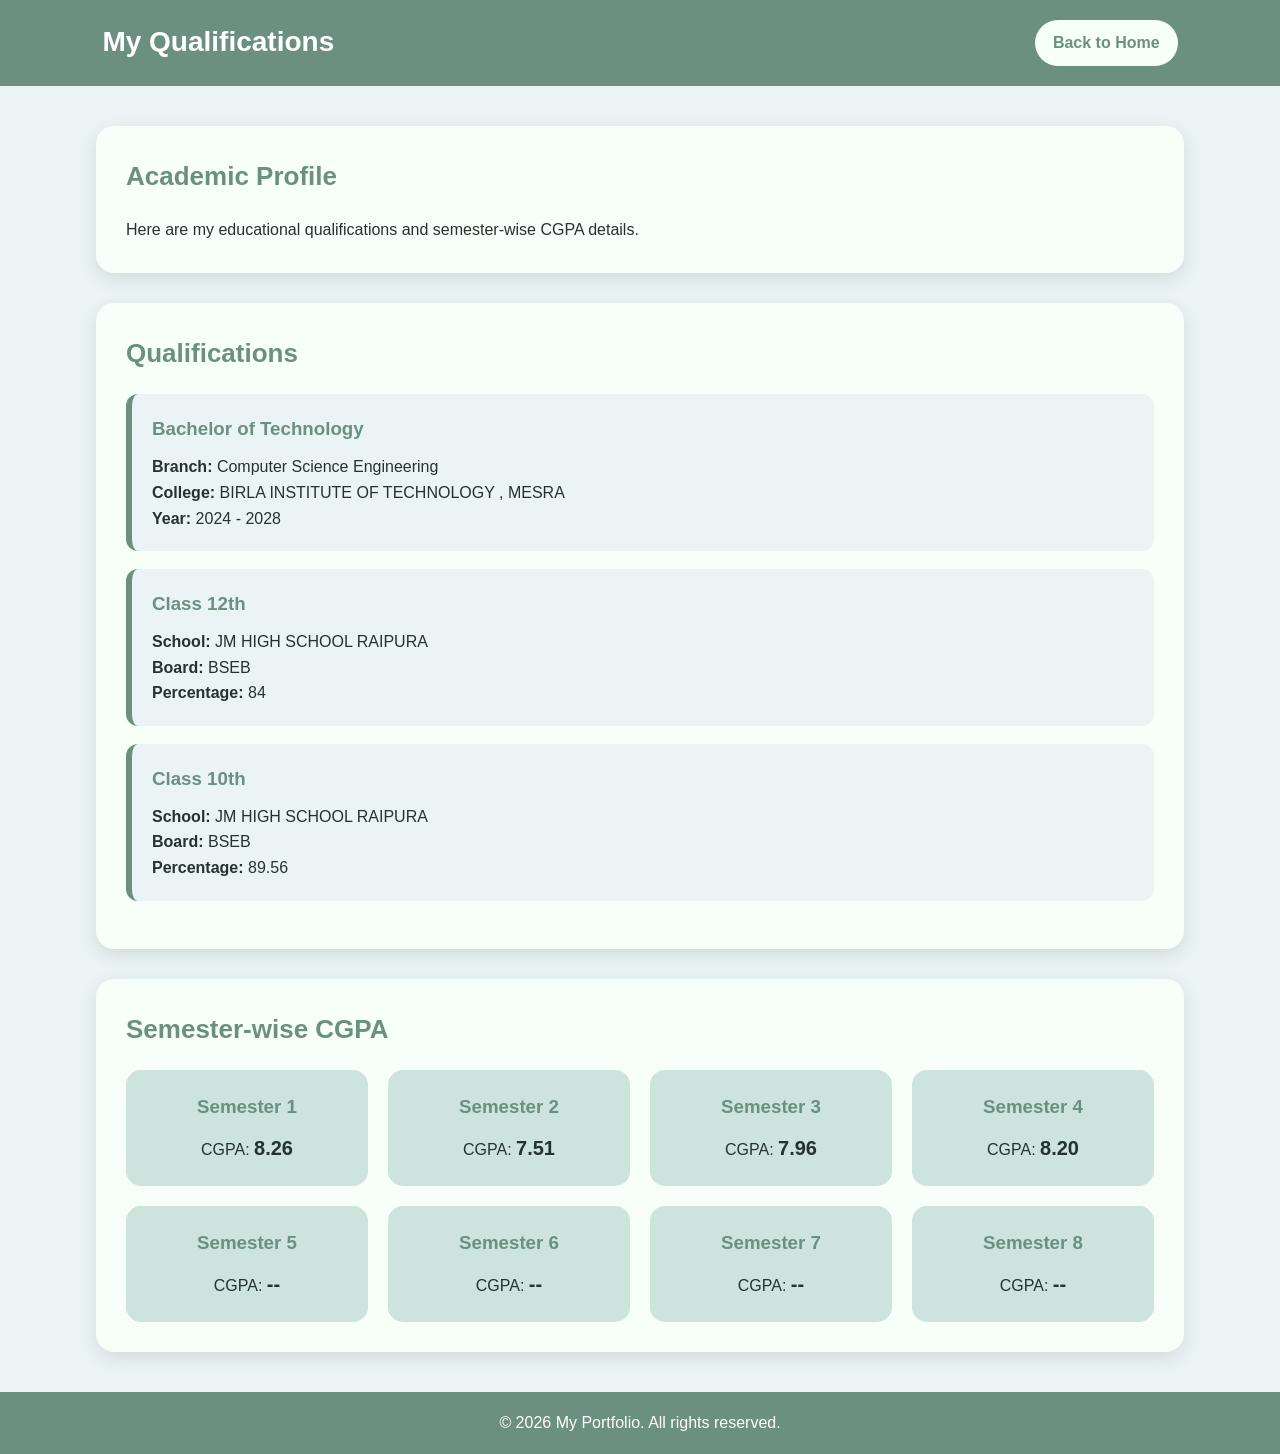
<file: Qualifications/qualification.html>
<!DOCTYPE html>
<html lang="en">
<head>
    <meta charset="UTF-8">
    <meta name="viewport" content="width=device-width, initial-scale=1.0">
    <title>Qualifications</title>
    <link rel="stylesheet" href="qualification.css">
</head>
<body>
    <header class="page-header">
        <nav class="navbar">
            <h1>My Qualifications</h1>
            <a href="/My-Portfolio/index.html" class="back-link">Back to Home</a>
        </nav>
    </header>

    <main class="container">
        <section class="intro-section">
            <h2>Academic Profile</h2>
            <p>Here are my educational qualifications and semester-wise CGPA details.</p>
        </section>

        <section class="qualification-section">
            <h2>Qualifications</h2>

            <div class="qualification-card">
                <h3>Bachelor of Technology</h3>
                <p><strong>Branch:</strong> Computer Science Engineering</p>
                <p><strong>College:</strong> BIRLA INSTITUTE OF TECHNOLOGY , MESRA</p>
                <p><strong>Year:</strong> 2024 - 2028</p>
            </div>

            <div class="qualification-card">
                <h3>Class 12th</h3>
                <p><strong>School:</strong> JM HIGH SCHOOL RAIPURA </p>
                <p><strong>Board:</strong> BSEB </p>
                <p><strong>Percentage:</strong> 84 </p>
            </div>

            <div class="qualification-card">
                <h3>Class 10th</h3>
                <p><strong>School:</strong> JM HIGH SCHOOL RAIPURA</p>
                <p><strong>Board:</strong> BSEB </p>
                <p><strong>Percentage:</strong> 89.56 </p>
            </div>
        </section>

        <section class="cgpa-section">
            <h2>Semester-wise CGPA</h2>

            <div class="cgpa-grid">
                <div class="cgpa-card">
                    <h3>Semester 1</h3>
                    <p>CGPA: <span>8.26</span></p>
                </div>

                <div class="cgpa-card">
                    <h3>Semester 2</h3>
                    <p>CGPA: <span>7.51</span></p>
                </div>

                <div class="cgpa-card">
                    <h3>Semester 3</h3>
                    <p>CGPA: <span>7.96</span></p>
                </div>

                <div class="cgpa-card">
                    <h3>Semester 4</h3>
                    <p>CGPA: <span>8.20</span></p>
                </div>

                <div class="cgpa-card">
                    <h3>Semester 5</h3>
                    <p>CGPA: <span>--</span></p>
                </div>

                <div class="cgpa-card">
                    <h3>Semester 6</h3>
                    <p>CGPA: <span>--</span></p>
                </div>

                <div class="cgpa-card">
                    <h3>Semester 7</h3>
                    <p>CGPA: <span>--</span></p>
                </div>

                <div class="cgpa-card">
                    <h3>Semester 8</h3>
                    <p>CGPA: <span>--</span></p>
                </div>
            </div>
        </section>
    </main>

    <footer class="footer">
        <p>&copy; 2026 My Portfolio. All rights reserved.</p>
    </footer>
</body>
</html>
</file>
<file: Qualifications/qualification.css>
:root {
    --viridian-green: #6b9080;
    --summer-green: #a4c3b2;
    --paris-white: #cce3de;
    --aqua-haze: #eaf4f4;
    --sugar-cane: #f6fff8;
    --text-dark: #25332f;
    --white: #ffffff;
}

* {
    margin: 0;
    padding: 0;
    box-sizing: border-box;
    font-family: Arial, sans-serif;
}

body {
    background-color: var(--aqua-haze);
    color: var(--text-dark);
    line-height: 1.6;
}

.page-header {
    background-color: var(--viridian-green);
    color: var(--white);
    padding: 20px 8%;
}

.navbar {
    display: flex;
    justify-content: space-between;
    align-items: center;
    gap: 20px;
}

.navbar h1 {
    font-size: 28px;
}

.back-link {
    text-decoration: none;
    color: var(--viridian-green);
    background-color: var(--sugar-cane);
    padding: 10px 18px;
    border-radius: 25px;
    font-weight: bold;
    transition: 0.3s;
}

.back-link:hover {
    background-color: var(--paris-white);
}

.container {
    width: 85%;
    margin: 40px auto;
}

.intro-section,
.qualification-section,
.cgpa-section {
    background-color: var(--sugar-cane);
    padding: 30px;
    margin-bottom: 30px;
    border-radius: 18px;
    box-shadow: 0 6px 18px rgba(37, 51, 47, 0.12);
}

section h2 {
    color: var(--viridian-green);
    margin-bottom: 20px;
    font-size: 26px;
}

.qualification-card {
    background-color: var(--aqua-haze);
    border-left: 6px solid var(--viridian-green);
    padding: 20px;
    margin-bottom: 18px;
    border-radius: 12px;
}

.qualification-card h3 {
    color: var(--viridian-green);
    margin-bottom: 10px;
}

.cgpa-grid {
    display: grid;
    grid-template-columns: repeat(auto-fit, minmax(200px, 1fr));
    gap: 20px;
}

.cgpa-card {
    background-color: var(--paris-white);
    padding: 22px;
    border-radius: 15px;
    text-align: center;
    transition: 0.3s;
}

.cgpa-card:hover {
    transform: translateY(-5px);
    background-color: var(--summer-green);
}

.cgpa-card h3 {
    color: var(--viridian-green);
    margin-bottom: 10px;
}

.cgpa-card span {
    font-weight: bold;
    font-size: 20px;
    color: var(--text-dark);
}

.footer {
    text-align: center;
    padding: 18px;
    background-color: var(--viridian-green);
    color: var(--white);
}

@media (max-width: 600px) {
    .navbar {
        flex-direction: column;
        text-align: center;
    }

    .container {
        width: 92%;
    }
}
</file>
